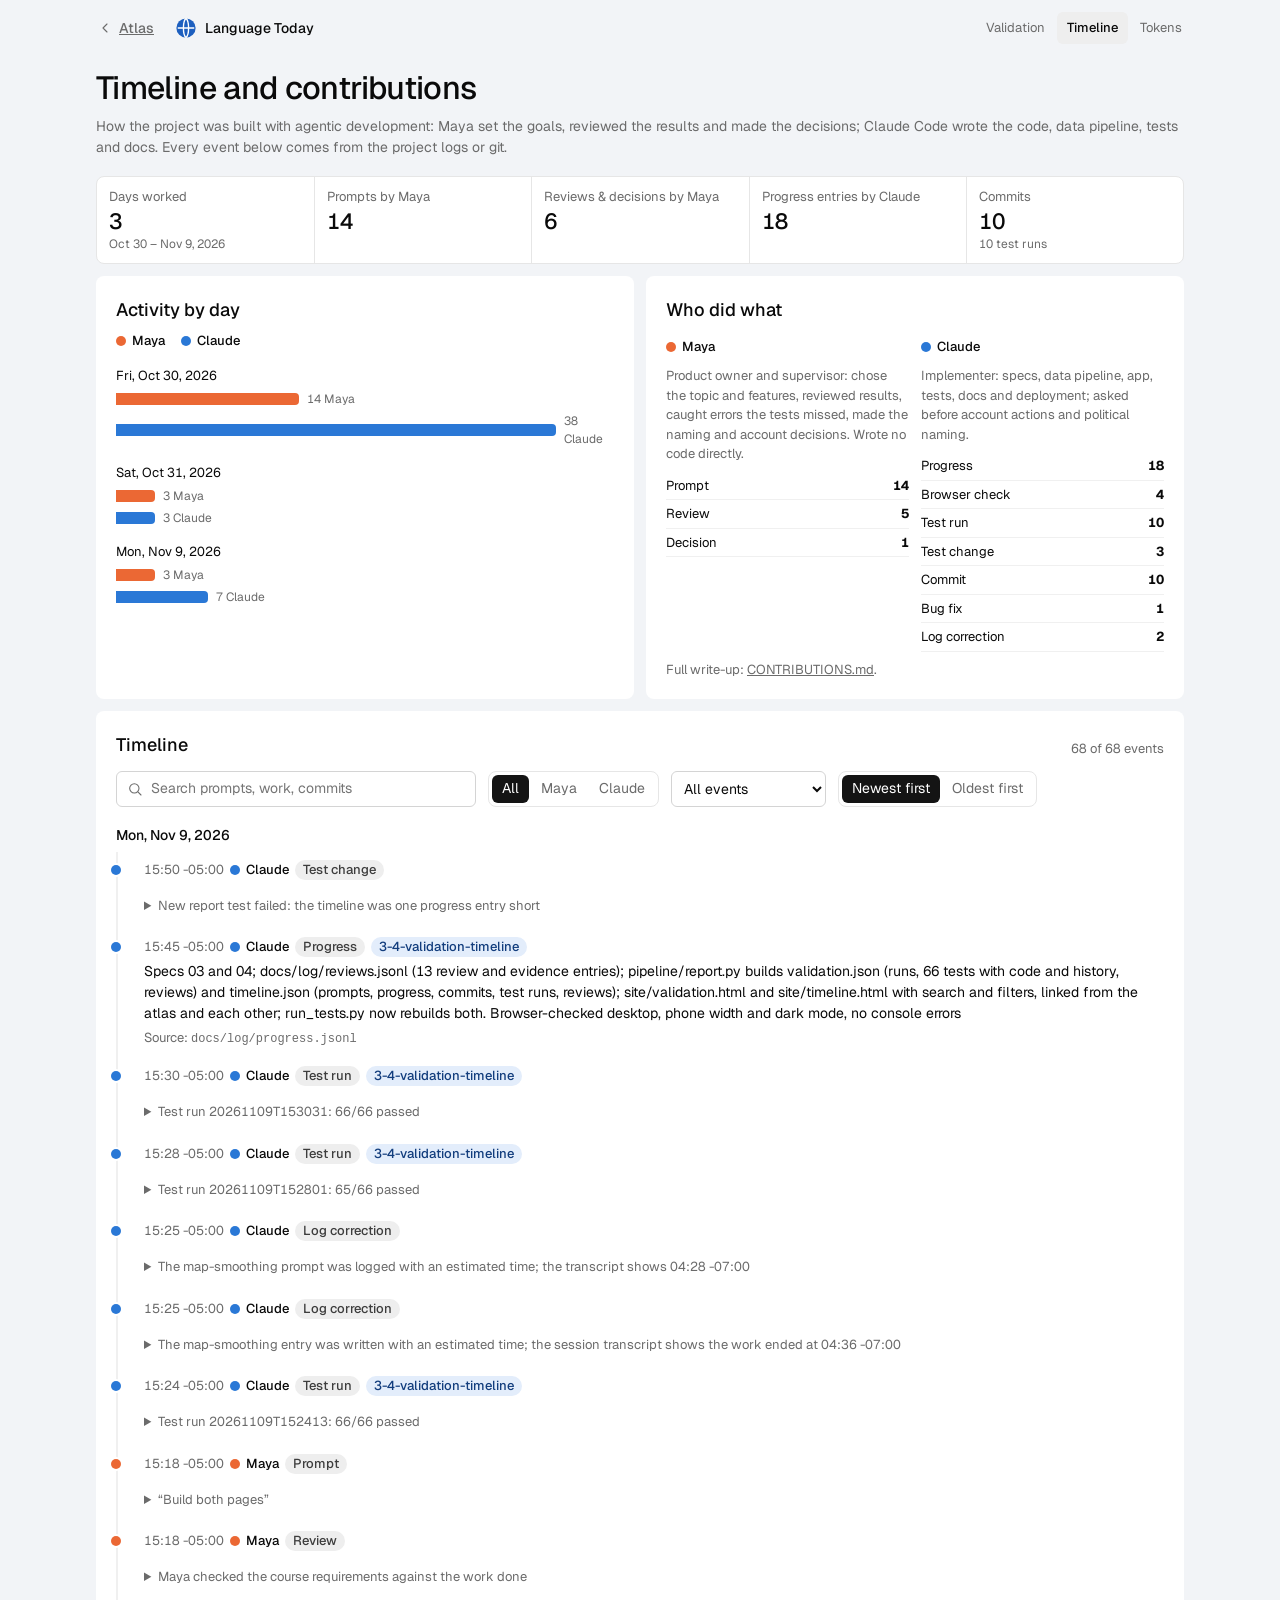
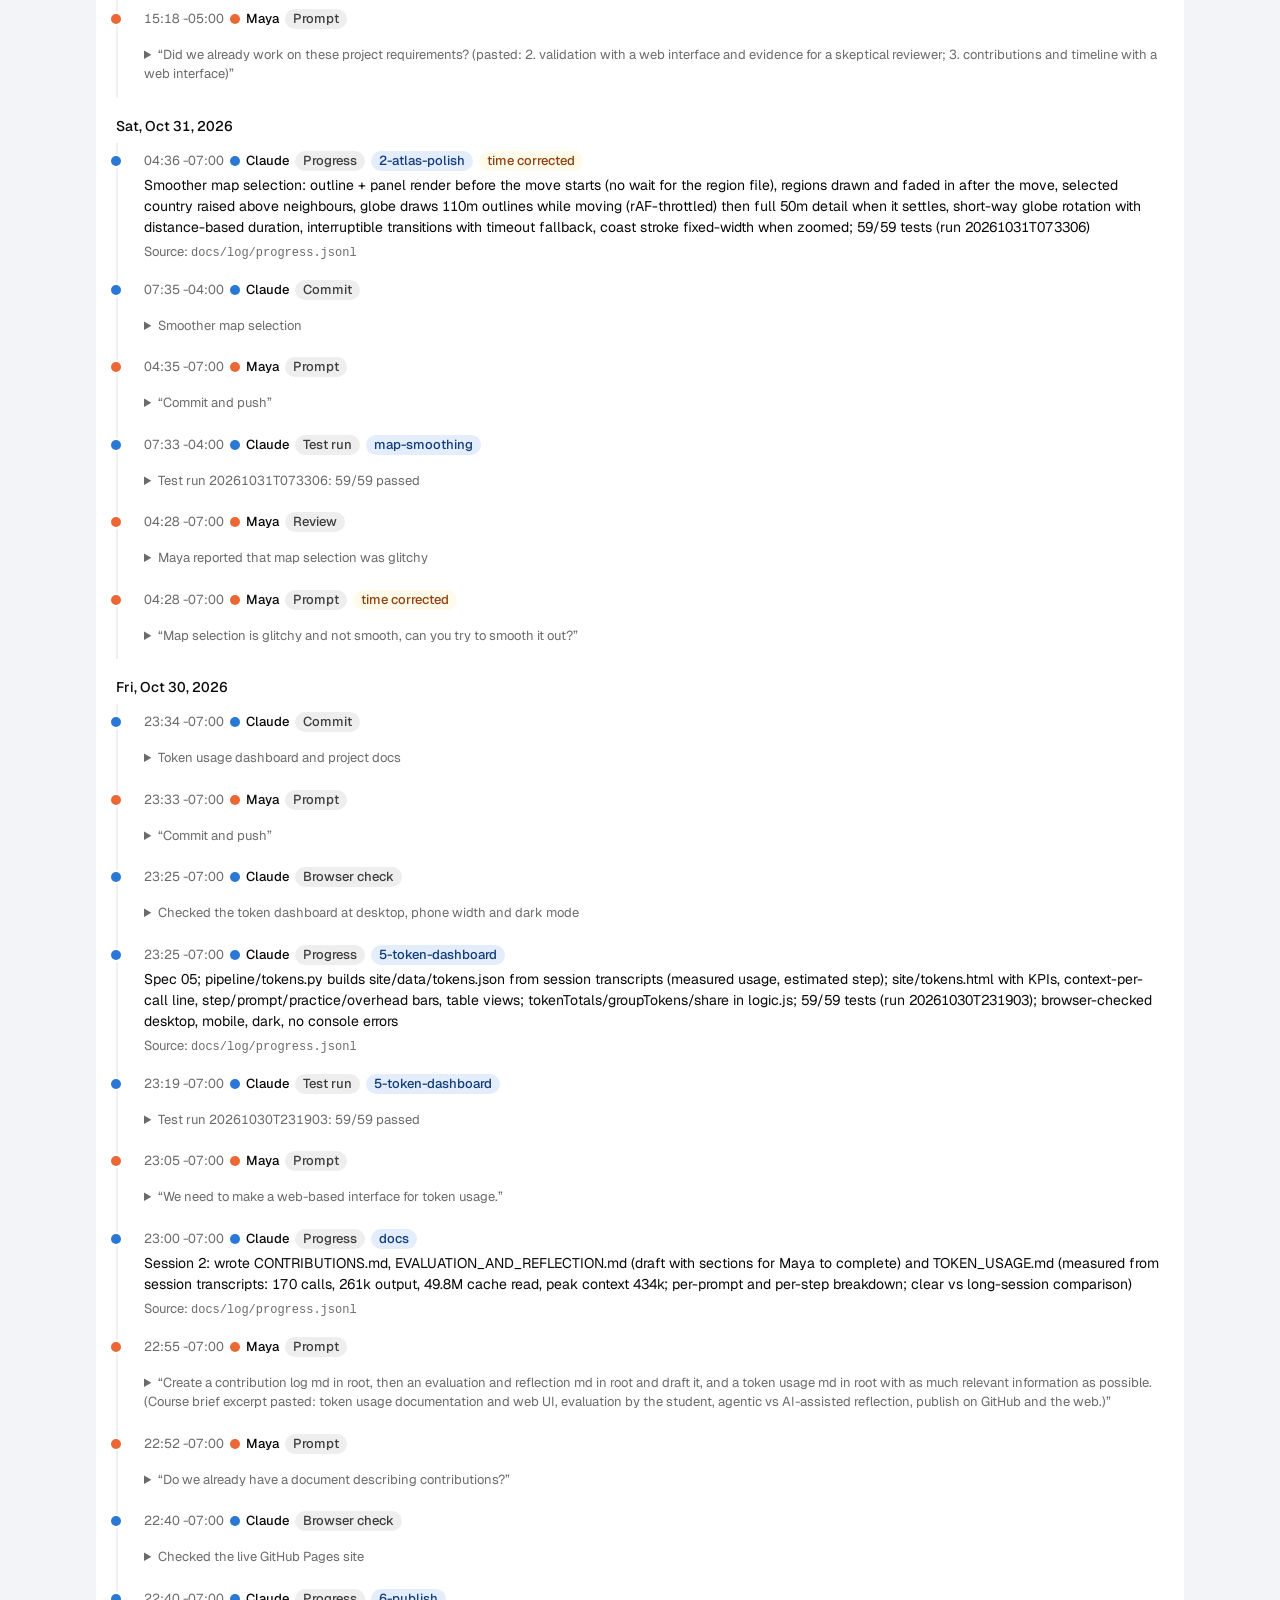
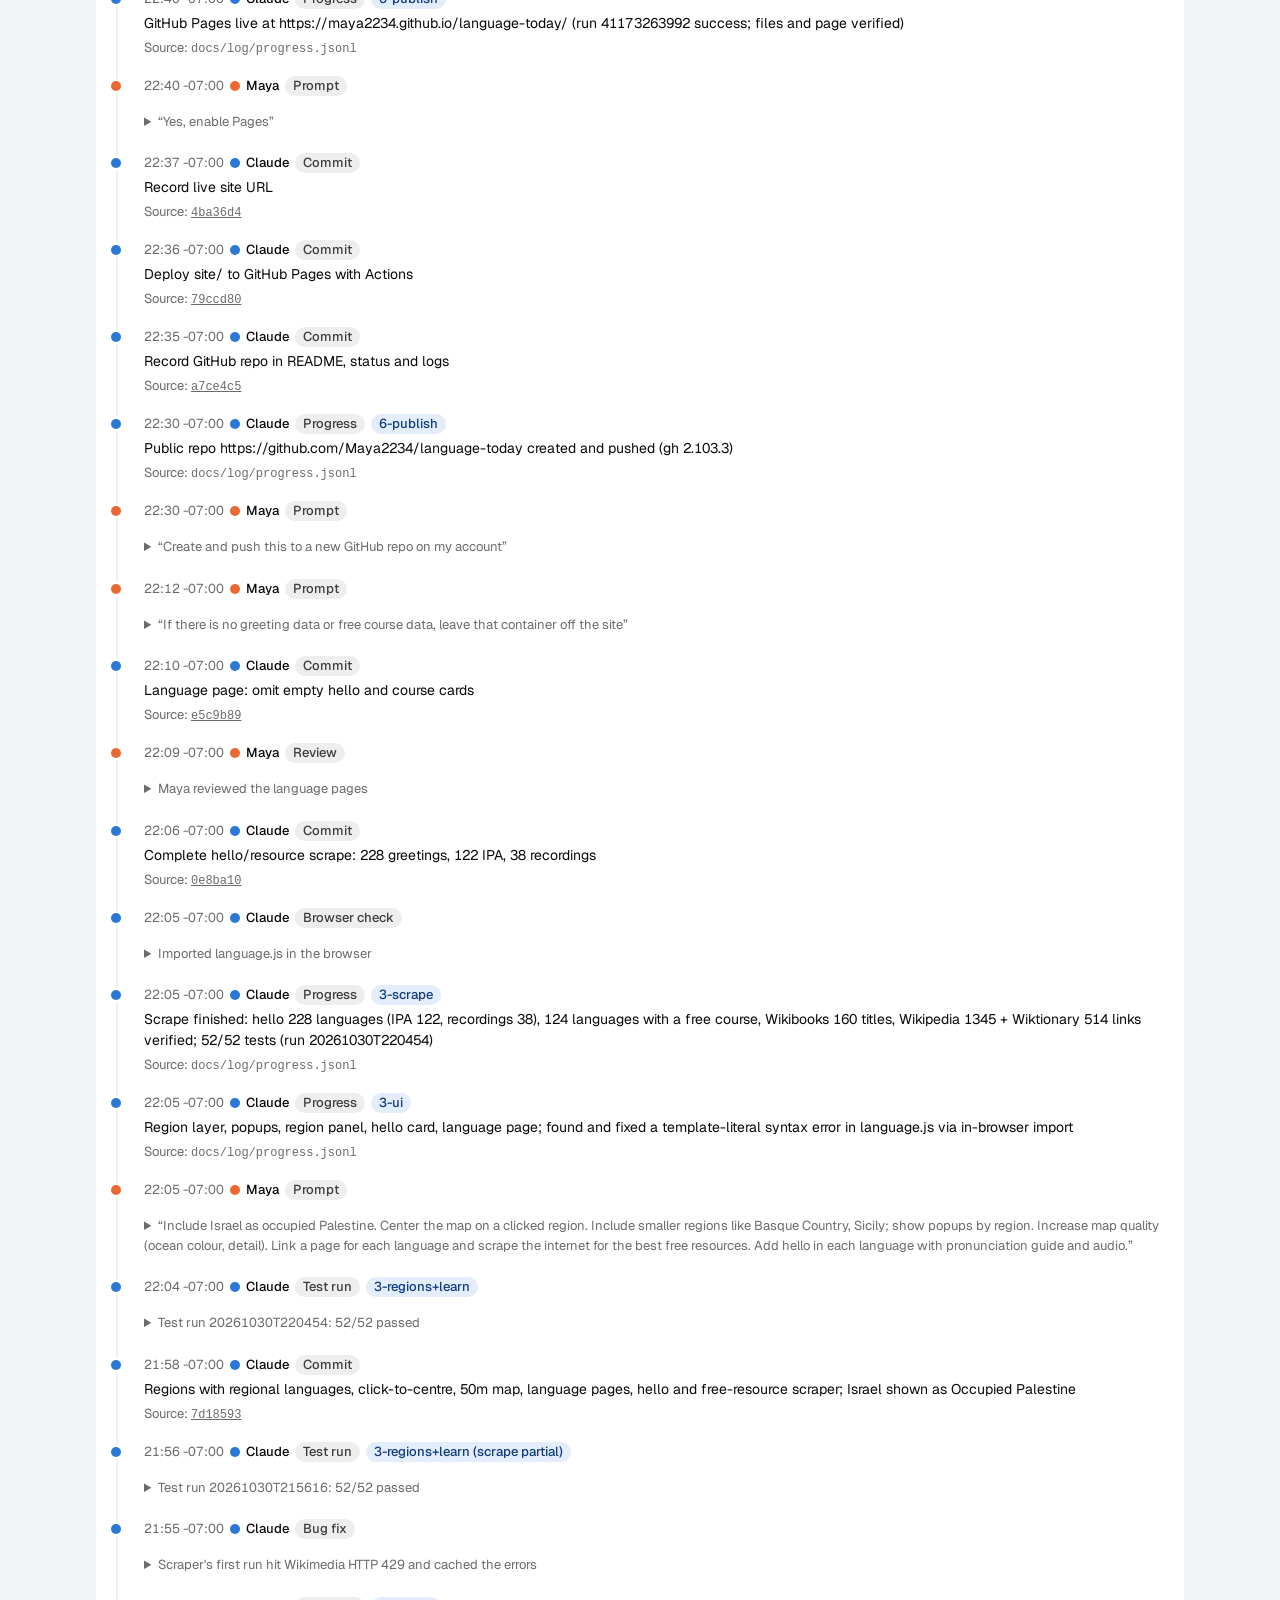
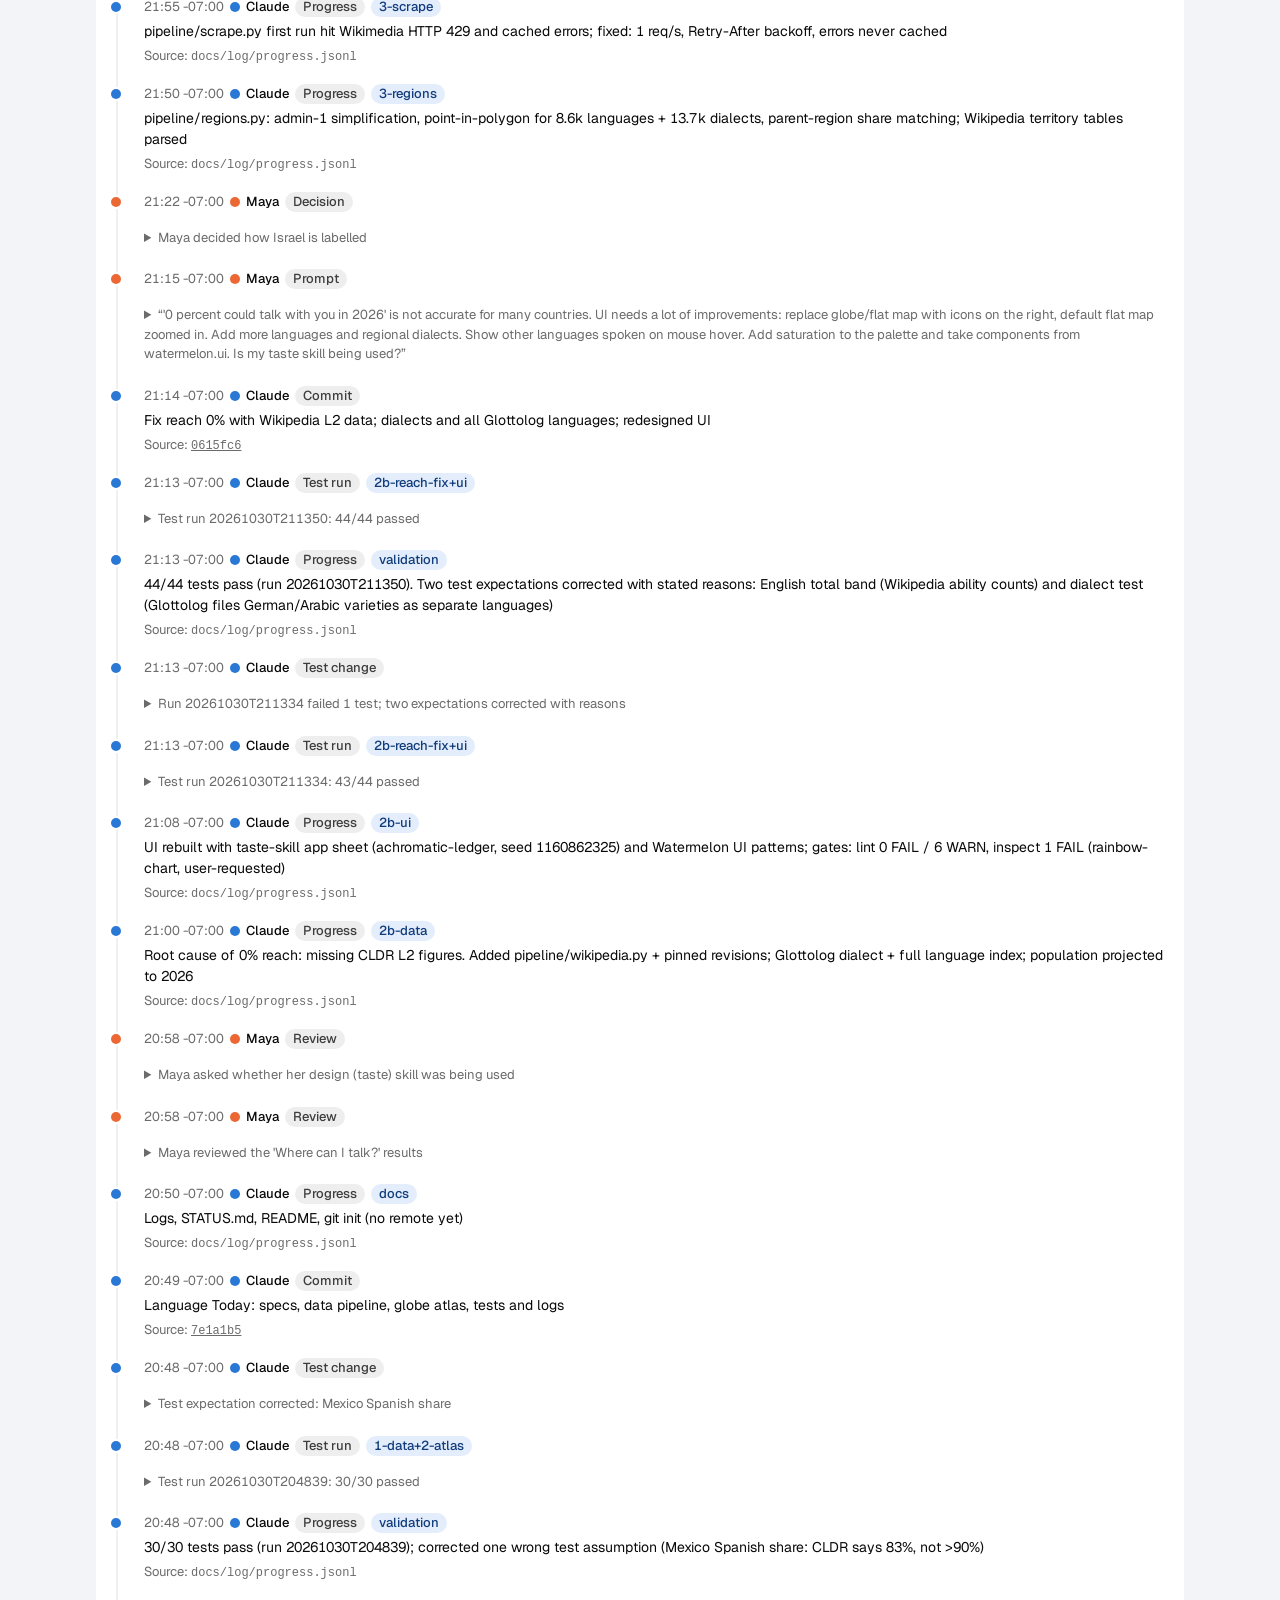
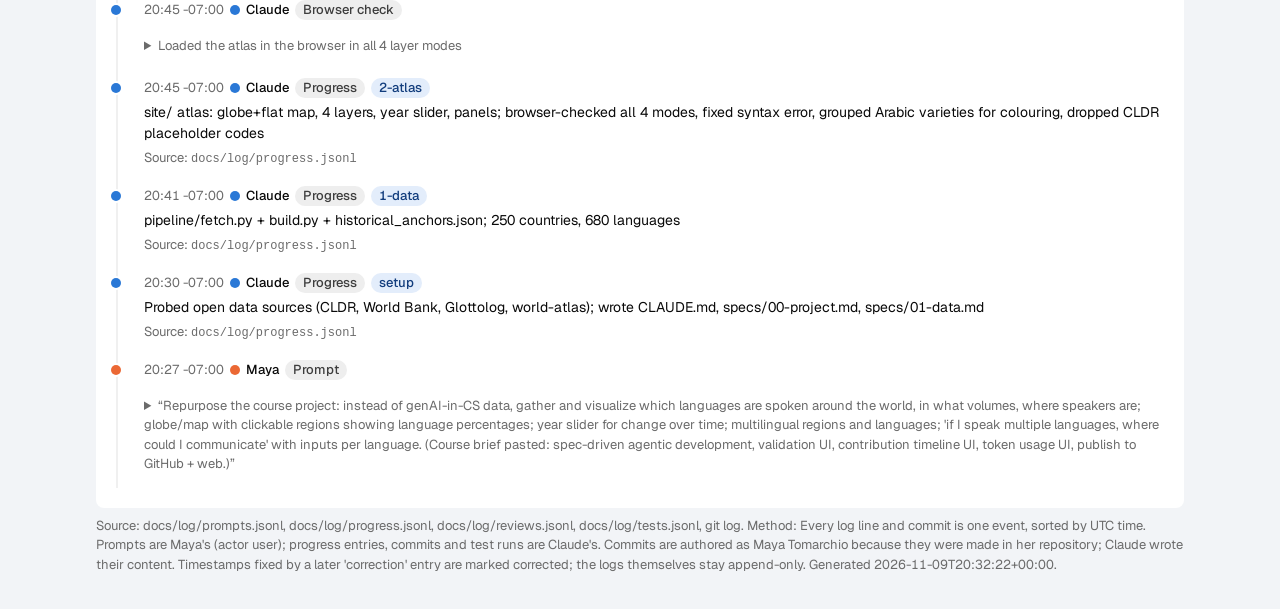
<file: site/timeline.html>
<!doctype html>
<html lang="en">
<head>
<meta charset="utf-8">
<meta name="viewport" content="width=device-width, initial-scale=1">
<title>Project Timeline</title>
<meta name="description" content="Timestamped history of Language Today: Maya's prompts and decisions, Claude's work, commits, test runs and reviews.">
<link rel="preconnect" href="https://fonts.googleapis.com"><link rel="preconnect" href="https://fonts.gstatic.com" crossorigin>
<link href="https://fonts.googleapis.com/css2?family=Geist:wght@400;500;700&display=swap" rel="stylesheet">
<link rel="stylesheet" href="css/style.css">
</head>
<body class="page">
<svg width="0" height="0" style="position:absolute" aria-hidden="true"><defs>
  <symbol id="i-back" viewBox="0 0 24 24"><path d="m15 18-6-6 6-6"/></symbol>
  <symbol id="i-search" viewBox="0 0 24 24"><circle cx="11" cy="11" r="7"/><path d="m21 21-4.3-4.3"/></symbol>
</defs></svg>
<header class="pagehead">
  <a class="btn ghost" href="index.html"><svg class="i"><use href="#i-back"/></svg>Atlas</a>
  <span class="brandline"><svg class="mark" viewBox="0 0 32 32" aria-hidden="true"><circle cx="16" cy="16" r="14" fill="var(--chart-3)"/><path d="M4 16h24M16 2c5 4 5 24 0 28M16 2c-5 4-5 24 0 28" stroke="#fff" stroke-width="2" fill="none"/></svg>Language Today</span>
  <nav class="pagenav" aria-label="Project pages"><a href="validation.html">Validation</a><a href="timeline.html" aria-current="page">Timeline</a><a href="tokens.html">Tokens</a></nav>
</header>
<main class="langpage dash">
  <div class="langhead">
    <h1>Timeline and contributions</h1>
    <p class="sub">How the project was built with agentic development: Maya set the goals, reviewed the results and made the decisions; Claude Code wrote the code, data pipeline, tests and docs. Every event below comes from the project logs or git.</p>
  </div>
  <div class="kpis tokkpis" id="kpis"></div>

  <div class="langgrid">
    <section class="card">
      <h2>Activity by day</h2>
      <div class="legend-inline"><span class="who user">Maya</span><span class="who claude">Claude</span></div>
      <div id="days"></div>
    </section>
    <section class="card">
      <h2>Who did what</h2>
      <div id="roles"></div>
      <p class="note">Full write-up: <a href="https://github.com/Maya2234/language-today/blob/main/CONTRIBUTIONS.md">CONTRIBUTIONS.md</a>.</p>
    </section>
  </div>

  <section class="card wide">
    <div class="cardhead"><h2>Timeline</h2><span class="note" id="count"></span></div>
    <div class="filterrow">
      <label class="search"><svg class="i"><use href="#i-search"/></svg><input id="q" type="search" placeholder="Search prompts, work, commits" aria-label="Search timeline"></label>
      <div class="seg" role="group" aria-label="Who" id="actorSeg"></div>
      <select id="kind" aria-label="Event type"></select>
      <div class="seg" role="group" aria-label="Order" id="orderSeg"></div>
    </div>
    <div id="timeline"></div>
  </section>
  <p class="note" id="method"></p>
</main>
<script type="module" src="js/timeline.js"></script>
</body>
</html>
</file>
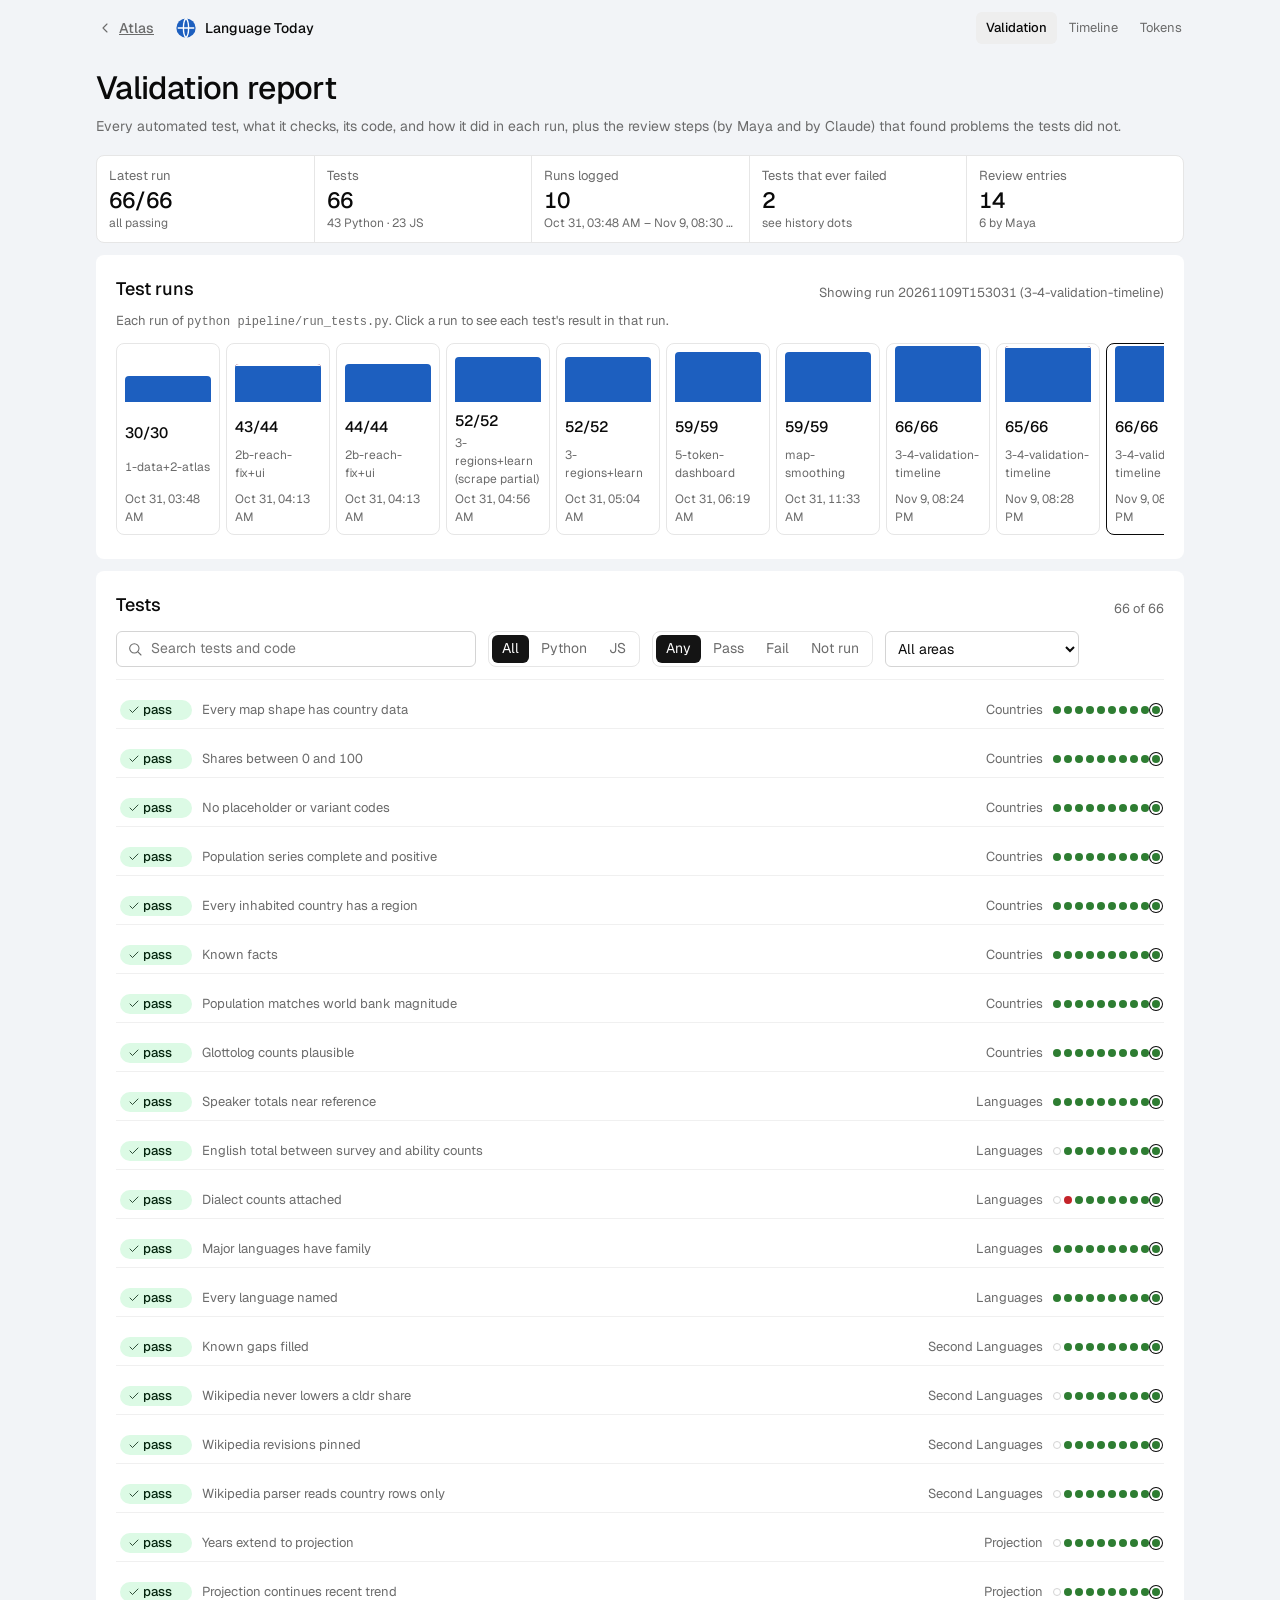
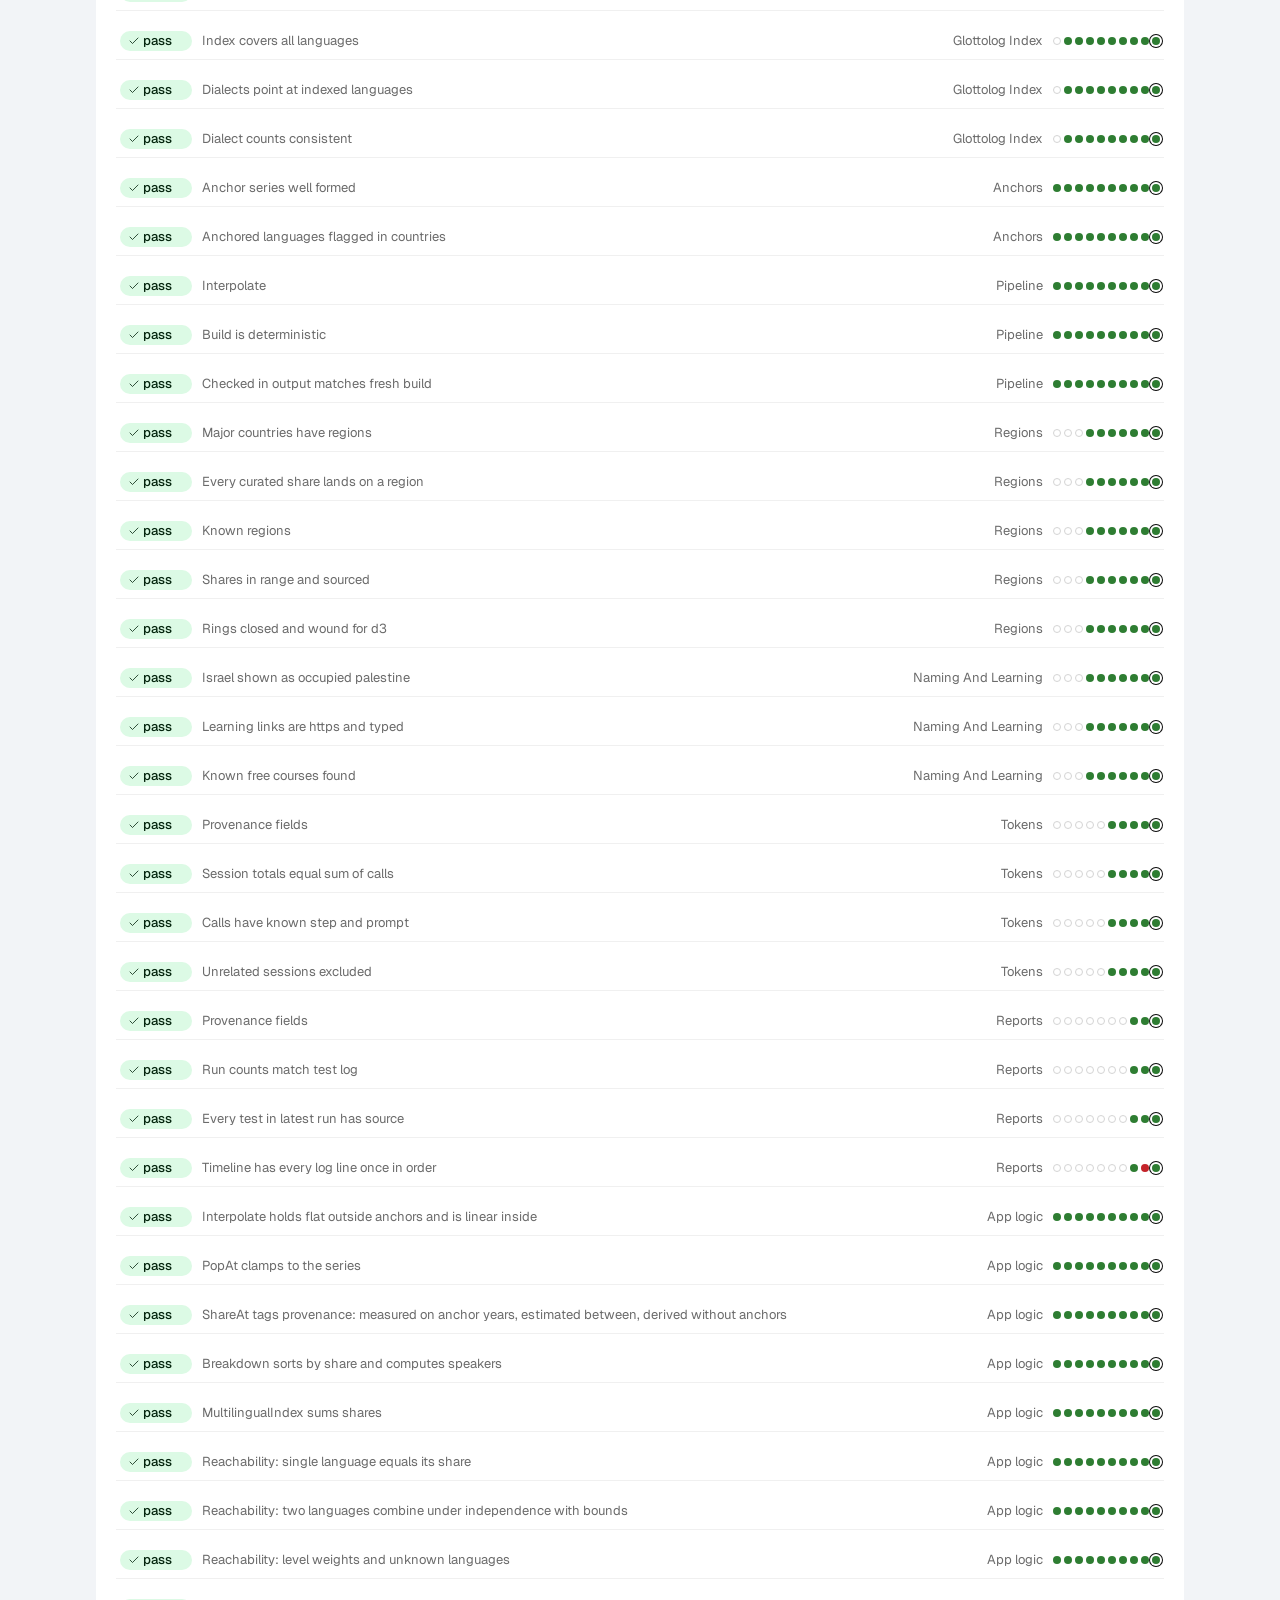
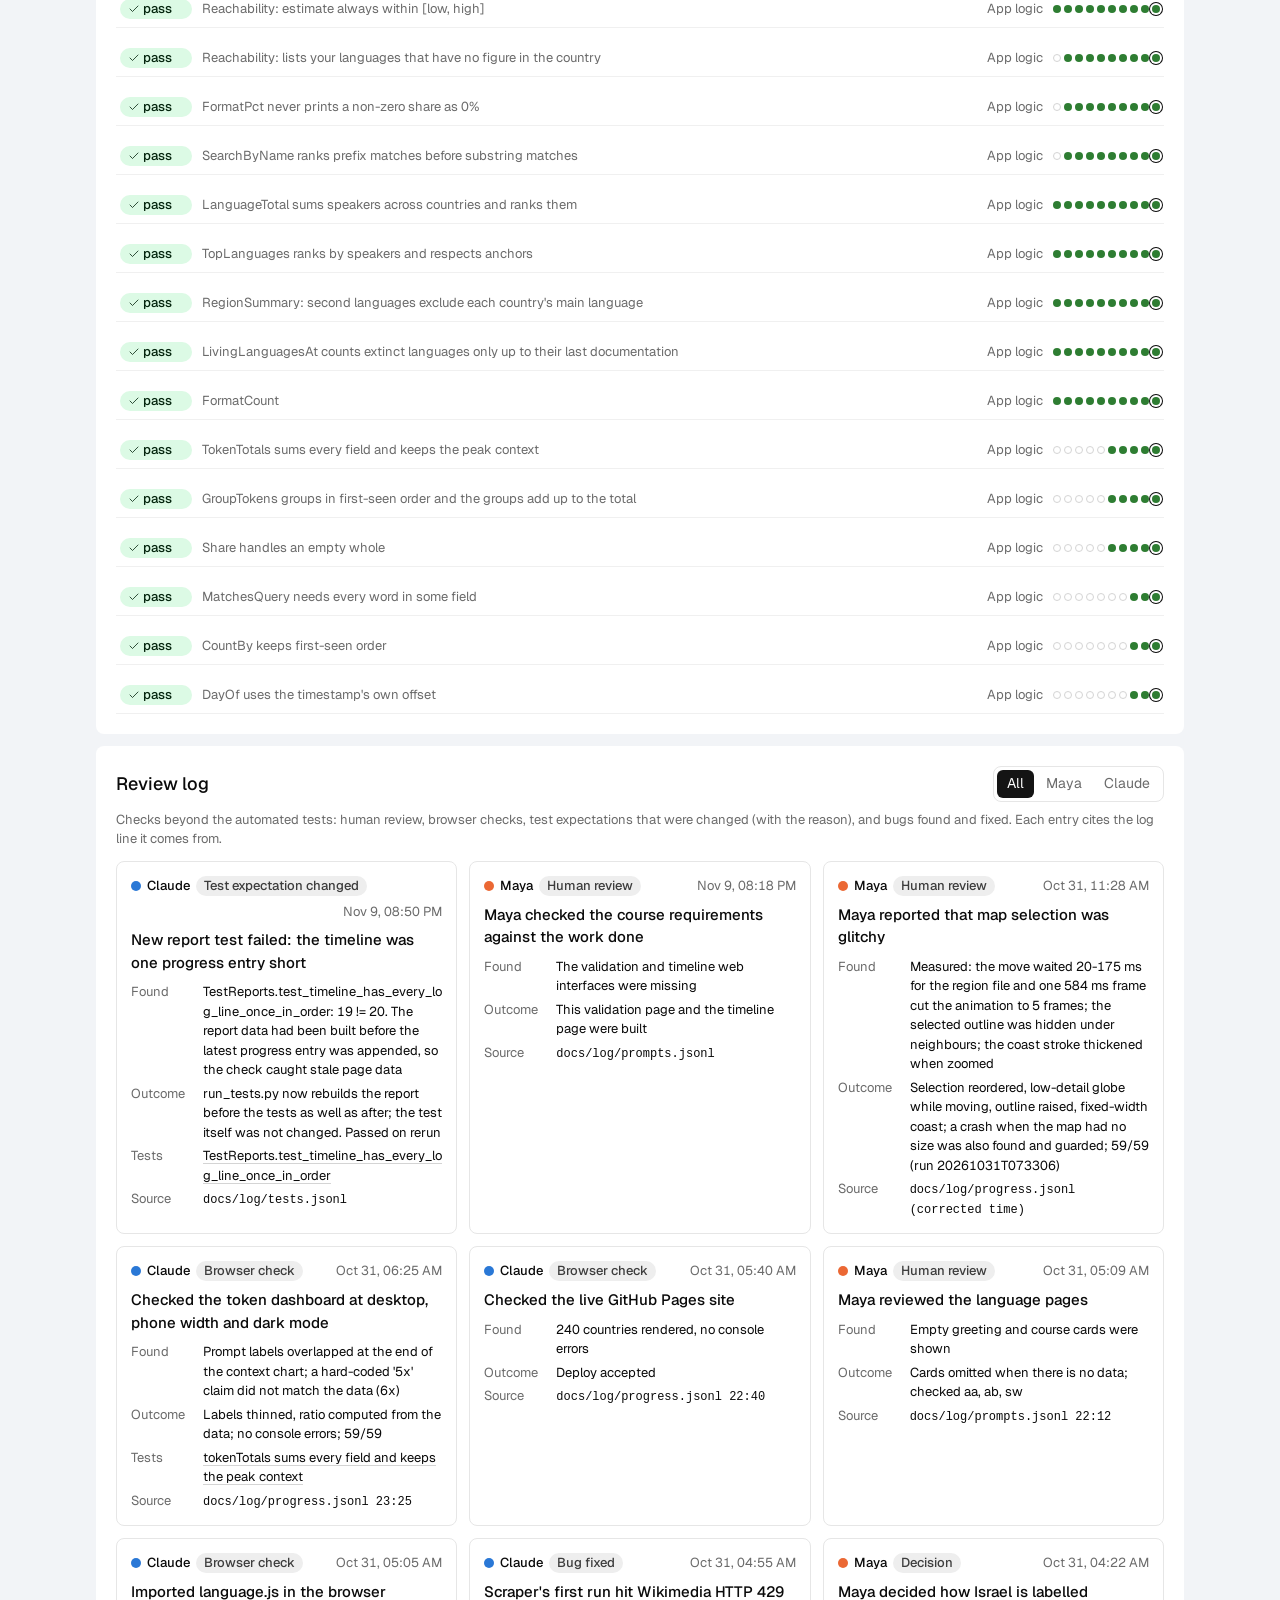
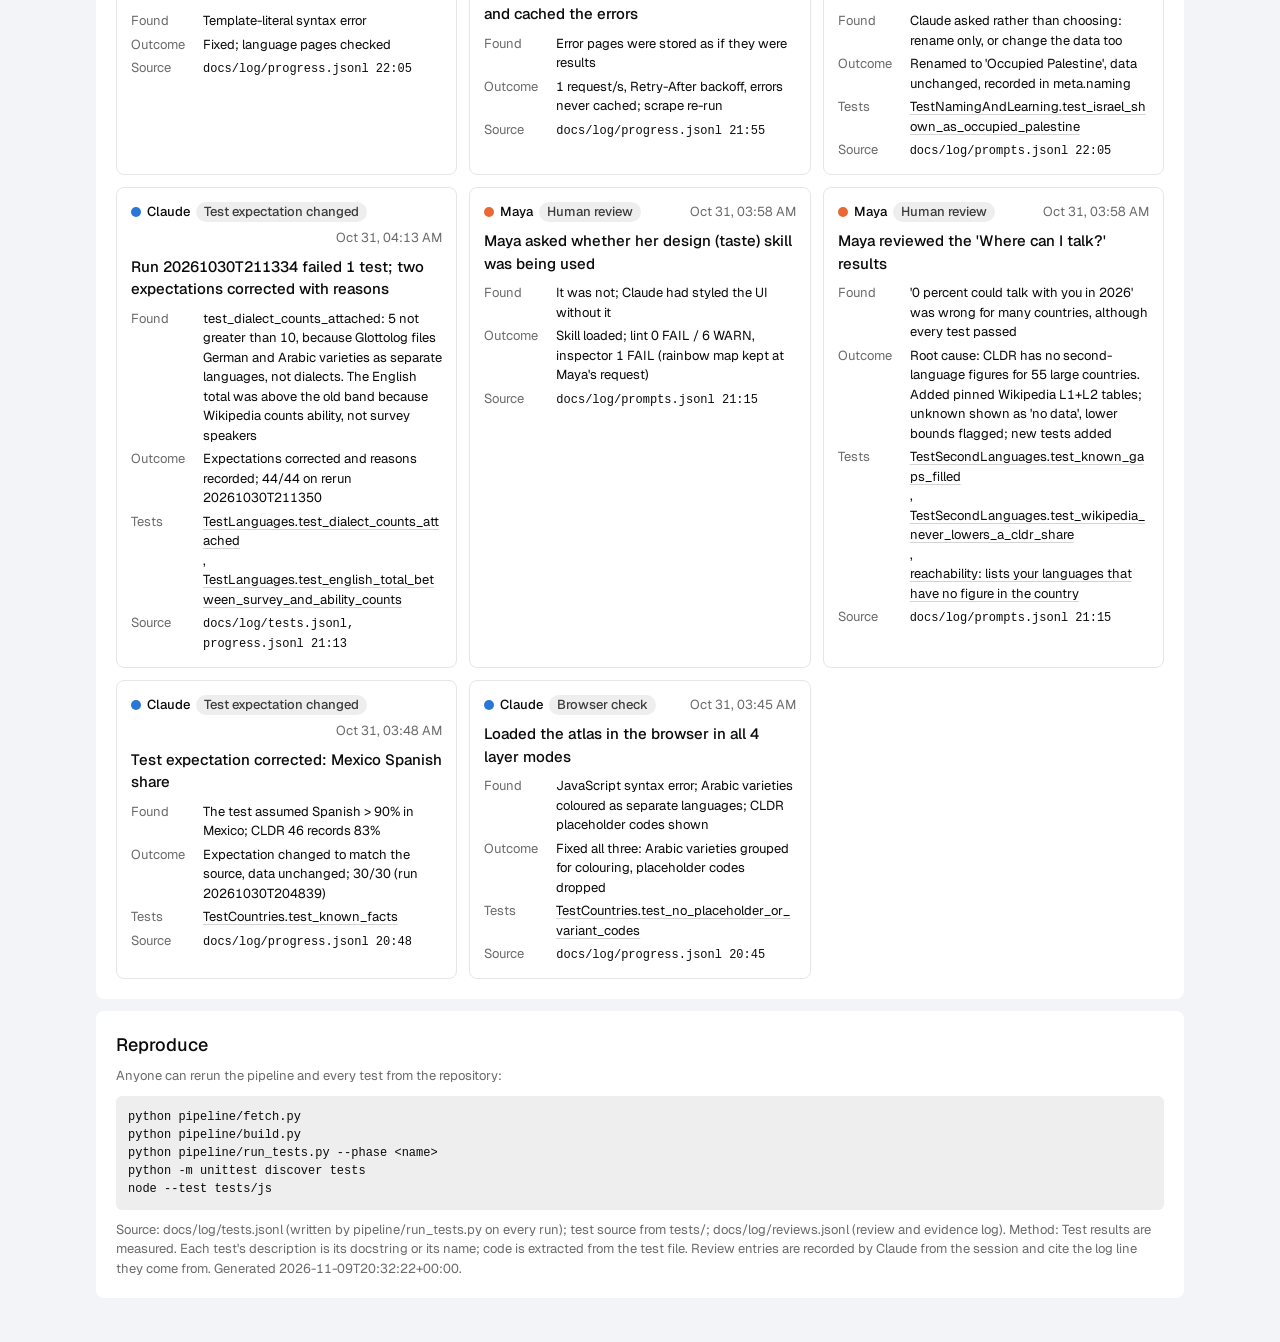
<file: site/validation.html>
<!doctype html>
<html lang="en">
<head>
<meta charset="utf-8">
<meta name="viewport" content="width=device-width, initial-scale=1">
<title>Validation Report</title>
<meta name="description" content="Every automated test of Language Today, its code and run history, and the review steps behind the results.">
<link rel="preconnect" href="https://fonts.googleapis.com"><link rel="preconnect" href="https://fonts.gstatic.com" crossorigin>
<link href="https://fonts.googleapis.com/css2?family=Geist:wght@400;500;700&display=swap" rel="stylesheet">
<link rel="stylesheet" href="css/style.css">
</head>
<body class="page">
<svg width="0" height="0" style="position:absolute" aria-hidden="true"><defs>
  <symbol id="i-back" viewBox="0 0 24 24"><path d="m15 18-6-6 6-6"/></symbol>
  <symbol id="i-check" viewBox="0 0 24 24"><path d="M20 6 9 17l-5-5"/></symbol>
  <symbol id="i-x" viewBox="0 0 24 24"><path d="M18 6 6 18M6 6l12 12"/></symbol>
  <symbol id="i-ext" viewBox="0 0 24 24"><path d="M15 3h6v6M10 14 21 3M18 13v6a2 2 0 0 1-2 2H5a2 2 0 0 1-2-2V8a2 2 0 0 1 2-2h6"/></symbol>
  <symbol id="i-search" viewBox="0 0 24 24"><circle cx="11" cy="11" r="7"/><path d="m21 21-4.3-4.3"/></symbol>
</defs></svg>
<header class="pagehead">
  <a class="btn ghost" href="index.html"><svg class="i"><use href="#i-back"/></svg>Atlas</a>
  <span class="brandline"><svg class="mark" viewBox="0 0 32 32" aria-hidden="true"><circle cx="16" cy="16" r="14" fill="var(--chart-3)"/><path d="M4 16h24M16 2c5 4 5 24 0 28M16 2c-5 4-5 24 0 28" stroke="#fff" stroke-width="2" fill="none"/></svg>Language Today</span>
  <nav class="pagenav" aria-label="Project pages"><a href="validation.html" aria-current="page">Validation</a><a href="timeline.html">Timeline</a><a href="tokens.html">Tokens</a></nav>
</header>
<main class="langpage dash">
  <div class="langhead">
    <h1>Validation report</h1>
    <p class="sub">Every automated test, what it checks, its code, and how it did in each run, plus the review steps (by Maya and by Claude) that found problems the tests did not.</p>
  </div>
  <div class="kpis tokkpis" id="kpis"></div>

  <section class="card wide">
    <div class="cardhead"><h2>Test runs</h2><span class="note" id="runNote"></span></div>
    <p class="note">Each run of <code>python pipeline/run_tests.py</code>. Click a run to see each test's result in that run.</p>
    <div class="runs" id="runs"></div>
  </section>

  <section class="card wide">
    <div class="cardhead"><h2>Tests</h2><span class="note" id="testCount"></span></div>
    <div class="filterrow">
      <label class="search"><svg class="i"><use href="#i-search"/></svg><input id="q" type="search" placeholder="Search tests and code" aria-label="Search tests"></label>
      <div class="seg" role="group" aria-label="Suite" id="suiteSeg"></div>
      <div class="seg" role="group" aria-label="Status" id="statusSeg"></div>
      <select id="area" aria-label="Area"></select>
    </div>
    <div class="testlist" id="tests"></div>
  </section>

  <section class="card wide">
    <div class="cardhead"><h2>Review log</h2>
      <div class="seg" role="group" aria-label="Who" id="actorSeg"></div></div>
    <p class="note">Checks beyond the automated tests: human review, browser checks, test expectations that were changed (with the reason), and bugs found and fixed. Each entry cites the log line it comes from.</p>
    <div class="reviews" id="reviews"></div>
  </section>

  <section class="card wide">
    <h2>Reproduce</h2>
    <p class="note">Anyone can rerun the pipeline and every test from the repository:</p>
    <pre class="code" id="repro"></pre>
    <p class="note" id="method"></p>
  </section>
</main>
<script type="module" src="js/validation.js"></script>
</body>
</html>
</file>
<file: site/css/style.css>
/* Style: taste-skill app sheet "Achromatic ledger" (seed 1160862325): ink chrome, colour only on data.
   Controls (tabs, toggle group, tooltip, slider, badge, button, combobox) follow Watermelon UI
   (github.com/WatermelonCorp/watermelon-platform, MIT), ported from Tailwind to plain CSS. */
:root {
  --ground: #f2f4f7; --surface: #ffffff; --raised: #eeeeee; --border: #e6e6e6; --rule: #f0f0f0; --control: #d4d4d4;
  --text: #0a0a0a; --muted: #6b6b6b; --accent: #141414; --accent-ink: #ffffff;
  --chart-3: #1d5fbf; --positive: #2e7d32; --negative: #c4242a;
  --pill-neutral-bg: #eeeeee; --pill-neutral-ink: #3d3d3d;
  --pill-blue-bg: #e3edfb; --pill-blue-ink: #123d7d;
  --pill-warning-bg: #fffbeb; --pill-warning-ink: #92400e;
  --pill-positive-bg: #dcfae5; --pill-positive-ink: #04250e;
  --ocean: #bcd6ec; --ocean-deep: #9fc2e1; --coast: #84acd2; --nodata: #d7dbe0; --land-stroke: #ffffff;
  --tip-bg: #0a0a0a; --tip-ink: #fafafa; --tip-muted: #a3a3a3;
  --radius-card: 8px; --radius-control: 6px; --control-height: 36px; --gap: 12px; --pad: 20px;
  --fs-title: 24px; --fs-section: 16px; --fs-body: 14px; --fs-small: 13px;
  --font: "Geist", Inter, system-ui, sans-serif;
  color-scheme: light;
}
@media (prefers-color-scheme: dark) {
  :root:not([data-theme="light"]) {
    --ground: #0a0a0a; --surface: #141414; --raised: #1f1f1f; --border: #262626; --rule: #1c1c1c; --control: #3a3a3a;
    --text: #f5f5f5; --muted: #a3a3a3; --accent: #f5f5f5; --accent-ink: #0a0a0a; --chart-3: #5b9cf0;
    --pill-neutral-bg: #262626; --pill-neutral-ink: #d4d4d4; --pill-blue-bg: #13294b; --pill-blue-ink: #bcd6fb;
    --pill-warning-bg: #3a2a0a; --pill-warning-ink: #fcd34d; --pill-positive-bg: #0f2e19; --pill-positive-ink: #a7f3c0;
    --ocean: #0d2537; --ocean-deep: #081827; --coast: #24506f; --nodata: #2e333a; --land-stroke: #0a0a0a;
    --tip-bg: #fafafa; --tip-ink: #0a0a0a; --tip-muted: #525252;
    color-scheme: dark;
  }
}
:root[data-theme="dark"] {
  --ground: #0a0a0a; --surface: #141414; --raised: #1f1f1f; --border: #262626; --rule: #1c1c1c; --control: #3a3a3a;
  --text: #f5f5f5; --muted: #a3a3a3; --accent: #f5f5f5; --accent-ink: #0a0a0a; --chart-3: #5b9cf0;
  --pill-neutral-bg: #262626; --pill-neutral-ink: #d4d4d4; --pill-blue-bg: #13294b; --pill-blue-ink: #bcd6fb;
  --pill-warning-bg: #3a2a0a; --pill-warning-ink: #fcd34d; --pill-positive-bg: #0f2e19; --pill-positive-ink: #a7f3c0;
  --ocean: #0d2537; --ocean-deep: #081827; --coast: #24506f; --nodata: #2e333a; --land-stroke: #0a0a0a;
  --tip-bg: #fafafa; --tip-ink: #0a0a0a; --tip-muted: #525252;
  color-scheme: dark;
}

* { box-sizing: border-box; }
[hidden] { display: none !important; }
html, body { margin: 0; height: 100%; }
body { background: var(--ground); color: var(--text); font: 400 var(--fs-body)/1.5 var(--font); font-variant-numeric: tabular-nums; }
button, input, select { font: inherit; color: inherit; }
h1, h2, h3, p { margin: 0; }
.i { width: 16px; height: 16px; fill: none; stroke: currentColor; stroke-width: 1.6; stroke-linecap: round; stroke-linejoin: round; flex: none; }
:focus-visible { outline: 2px solid var(--chart-3); outline-offset: 2px; }

.app { height: 100%; display: grid; grid-template-columns: 248px minmax(0, 1fr) 380px; gap: var(--gap); padding: var(--gap); }

/* ---- sidebar (open plane) ---- */
.side { display: flex; flex-direction: column; gap: 24px; padding: 8px 4px; min-height: 0; overflow-y: auto; }
.brand { display: flex; gap: 10px; align-items: center; padding: 0 8px; }
.mark { width: 30px; height: 30px; flex: none; }
.brand h1 { font-size: 16px; font-weight: 500; }
.brand p { color: var(--muted); font-size: var(--fs-small); }
.nav { display: grid; gap: 2px; }
.navlabel { color: var(--muted); font-size: var(--fs-small); padding: 0 10px 4px; }
.nav button { display: flex; gap: 10px; align-items: center; height: 32px; padding: 0 10px; border: 0; background: none; border-radius: var(--radius-control); cursor: pointer; color: var(--muted); text-align: left; }
.nav button:hover { color: var(--text); background: color-mix(in srgb, var(--raised) 60%, transparent); }
.nav button[aria-current="true"] { background: var(--raised); color: var(--text); font-weight: 500; }
.controls { display: grid; gap: 10px; padding: 0 4px; }
.controls .hint { color: var(--muted); font-size: var(--fs-small); }
.sidefoot { margin-top: auto; }

/* ---- buttons (Watermelon: h-8 rounded-lg, primary / outline / ghost / icon) ---- */
.btn { display: inline-flex; align-items: center; gap: 6px; height: 32px; padding: 0 10px; border-radius: var(--radius-control); border: 1px solid transparent; background: var(--accent); color: var(--accent-ink); font-weight: 500; cursor: pointer; transition: background .15s, color .15s, border-color .15s; white-space: nowrap; }
.btn:hover { background: color-mix(in srgb, var(--accent) 82%, transparent); }
.btn.outline { background: var(--surface); color: var(--text); border-color: var(--control); }
.btn.outline:hover { background: var(--raised); }
.btn.ghost { background: none; color: var(--muted); padding: 0 8px; }
.btn.ghost:hover { background: var(--raised); color: var(--text); }
.ibtn { display: inline-grid; place-items: center; width: 32px; height: 32px; border: 0; border-radius: var(--radius-control); background: none; color: var(--muted); cursor: pointer; transition: background .15s, color .15s; }
.ibtn:hover { background: var(--raised); color: var(--text); }
.ibtn[aria-pressed="true"] { background: var(--accent); color: var(--accent-ink); }
.ibtn.solid { background: var(--accent); color: var(--accent-ink); border-radius: 999px; }

/* ---- combobox (Watermelon combobox: input + popover list) ---- */
.combo { position: relative; }
.combo .field { display: flex; align-items: center; gap: 6px; height: var(--control-height); padding: 0 8px; background: var(--surface); border: 1px solid var(--control); border-radius: var(--radius-control); }
.combo .field:focus-within { /* taste-skill-ignore: focus ring */ border-color: var(--text); box-shadow: 0 0 0 3px color-mix(in srgb, var(--chart-3) 22%, transparent); }
.combo input { flex: 1; min-width: 0; border: 0; outline: 0; background: none; height: 100%; }
.combo .i { color: var(--muted); }
.combo ul { /* taste-skill-ignore: floating popover */ position: absolute; z-index: 20; left: 0; right: 0; top: calc(100% + 4px); max-height: 320px; overflow-y: auto; margin: 0; padding: 4px; list-style: none; background: var(--surface); border: 1px solid var(--border); border-radius: var(--radius-card); box-shadow: 0 8px 24px rgb(0 0 0 / 0.12); }
.combo li { display: flex; justify-content: space-between; gap: 8px; padding: 6px 8px; border-radius: 4px; cursor: pointer; }
.combo li small { color: var(--muted); white-space: nowrap; }
.combo li[aria-selected="true"], .combo li:hover { background: var(--raised); }
.combo li.empty { color: var(--muted); cursor: default; }

/* ---- badges (Watermelon badge: h-5 rounded-full text-xs) ---- */
.badge { display: inline-flex; align-items: center; height: 20px; padding: 0 8px; border-radius: 999px; font-size: var(--fs-small); font-weight: 500; white-space: nowrap; background: var(--pill-neutral-bg); color: var(--pill-neutral-ink); }
.badge.blue { background: var(--pill-blue-bg); color: var(--pill-blue-ink); }
.badge.warn { background: var(--pill-warning-bg); color: var(--pill-warning-ink); }
.badge.good { background: var(--pill-positive-bg); color: var(--pill-positive-ink); }
.chips { display: flex; flex-wrap: wrap; gap: 6px; }
.chip { display: inline-flex; align-items: center; gap: 2px; height: 28px; padding: 0 4px 0 10px; border-radius: 999px; background: var(--raised); }
.chip select { border: 0; background: none; color: var(--muted); font-size: var(--fs-small); cursor: pointer; }
.chip button { display: grid; place-items: center; width: 20px; height: 20px; border: 0; border-radius: 999px; background: none; color: var(--muted); cursor: pointer; }
.chip button:hover { background: var(--control); color: var(--text); }
.chip .i { width: 12px; height: 12px; }

/* ---- map ---- */
.canvas { display: grid; grid-template-rows: minmax(0, 1fr) auto; gap: var(--gap); min-height: 0; }
.mapcard { position: relative; background: var(--ocean); border-radius: var(--radius-card); overflow: hidden; min-height: 320px; }
#map { display: block; width: 100%; height: 100%; cursor: grab; touch-action: none; }
#map:active { cursor: grabbing; }
.sphere { fill: transparent; }
.graticule { fill: none; stroke: color-mix(in srgb, #ffffff 35%, transparent); stroke-width: 0.5; }
.mapcard { background: radial-gradient(ellipse at 50% 40%, var(--ocean), var(--ocean-deep)); } /* taste-skill-ignore: ocean depth on the map surface */
.coast { fill: none; stroke: var(--coast); stroke-width: 3; stroke-linejoin: round; opacity: .75; }
.region { stroke: var(--land-stroke); stroke-width: 0.5; cursor: pointer; }
.region.has-data { stroke-width: 1; }
.region:hover { stroke: var(--text); stroke-width: 1.4; }
.region.selected { stroke: var(--text); stroke-width: 2.2; }
.tooltip .tt-strong { color: var(--tip-ink); }
.linkish { all: unset; cursor: pointer; text-decoration: underline; text-decoration-color: var(--control); text-underline-offset: 3px; }
.linkish:hover { text-decoration-color: currentColor; }
.hello { margin-top: 16px; padding: 14px; border-radius: var(--radius-card); background: var(--raised); display: grid; gap: 8px; }
.hello > div { display: flex; flex-wrap: wrap; align-items: baseline; gap: 4px 10px; }
.hello-word { font-size: 26px; font-weight: 500; }
.hello-tr { color: var(--muted); font-size: 16px; }
.hello-ipa { color: var(--muted); font-size: 14px; }
.hello .btn { justify-self: start; }
.hello .note { margin: 0; }
.hello a, .note a { color: inherit; }
.pagelink { margin-top: 10px; text-decoration: none; }
.country { stroke: var(--land-stroke); stroke-width: 0.5; cursor: pointer; }
.country:hover { stroke: var(--text); stroke-width: 1.2; }
.country.selected { stroke: var(--text); stroke-width: 2; }
.pt { fill: var(--text); stroke: var(--surface); stroke-width: 0.8; pointer-events: none; }
.pt.main { fill: var(--negative); stroke-width: 2; }
.maptools { position: absolute; top: 12px; right: 12px; display: grid; gap: 8px; }
.tgroup { display: grid; gap: 2px; padding: 3px; background: var(--surface); border-radius: var(--radius-card); border: 1px solid var(--border); }
.legend { position: absolute; left: 12px; bottom: 12px; max-width: min(560px, calc(100% - 80px)); background: var(--surface); border-radius: var(--radius-card); padding: 10px 12px; font-size: var(--fs-small); border: 1px solid var(--border); }
.legend b { font-weight: 500; }
.legend .ramp { width: 220px; max-width: 100%; height: 8px; border-radius: 2px; margin: 6px 0 2px; }
.legend .ticks { display: flex; justify-content: space-between; color: var(--muted); width: 220px; max-width: 100%; }
.legend .cats { display: flex; flex-wrap: wrap; gap: 4px 12px; margin-top: 6px; }
.legend .sw { display: inline-block; width: 10px; height: 10px; border-radius: 2px; margin-right: 5px; vertical-align: -1px; }

/* ---- tooltip (Watermelon tooltip: inverted, rounded-md, text-xs) ---- */
.tooltip { /* taste-skill-ignore: floating tooltip */ position: absolute; z-index: 10; pointer-events: none; background: var(--tip-bg); color: var(--tip-ink); border-radius: var(--radius-control); padding: 8px 10px; font-size: var(--fs-small); width: 250px; box-shadow: 0 8px 24px rgb(0 0 0 / 0.2); }
.tooltip .tt-head { display: flex; justify-content: space-between; gap: 8px; font-weight: 500; font-size: 13px; }
.tooltip .tt-sub { color: var(--tip-muted); margin-bottom: 4px; }
.tooltip .tt-key { font-size: 13px; margin: 2px 0 6px; }
.tooltip .tt-row { display: grid; grid-template-columns: minmax(0, 1fr) auto; gap: 0 8px; margin-top: 4px; }
.tooltip .tt-row span:first-child { overflow: hidden; text-overflow: ellipsis; white-space: nowrap; }
.tooltip .tt-bar { grid-column: 1 / -1; height: 3px; background: color-mix(in srgb, var(--tip-ink) 18%, transparent); border-radius: 2px; margin-top: 2px; }
.tooltip .tt-bar i { display: block; height: 100%; border-radius: 2px; }
.tooltip .tt-foot { color: var(--tip-muted); margin-top: 6px; }

/* ---- timeline (Watermelon slider: h-1 track, white size-3 thumb with ring) ---- */
.timebar { display: flex; align-items: center; gap: 14px; padding: 8px 16px 8px 8px; background: var(--surface); border-radius: var(--radius-card); }
.yearlabel { display: flex; align-items: baseline; gap: 6px; min-width: 128px; }
.yearlabel output { font-size: 20px; font-weight: 500; }
.yearlabel span { color: var(--muted); font-size: var(--fs-small); }
input[type="range"] { flex: 1; -webkit-appearance: none; appearance: none; height: 16px; background: none; cursor: pointer; --fill: 100%; }
input[type="range"]::-webkit-slider-runnable-track { /* taste-skill-ignore: filled part of the slider track */ height: 4px; border-radius: 999px; background: linear-gradient(var(--text), var(--text)) 0 / var(--fill) 100% no-repeat, var(--raised); }
input[type="range"]::-moz-range-track { height: 4px; border-radius: 999px; background: var(--raised); }
input[type="range"]::-moz-range-progress { height: 4px; border-radius: 999px; background: var(--text); }
input[type="range"]::-webkit-slider-thumb { -webkit-appearance: none; width: 14px; height: 14px; margin-top: -5px; border-radius: 999px; background: #fff; border: 1px solid var(--text); transition: box-shadow .15s; }
input[type="range"]::-moz-range-thumb { width: 12px; height: 12px; border-radius: 999px; background: #fff; border: 1px solid var(--text); }
input[type="range"]:hover::-webkit-slider-thumb, input[type="range"]:focus-visible::-webkit-slider-thumb { /* taste-skill-ignore: thumb hover ring */ box-shadow: 0 0 0 4px color-mix(in srgb, var(--text) 18%, transparent); }

/* ---- panel ---- */
.panel { background: var(--surface); border-radius: var(--radius-card); overflow-y: auto; padding: var(--pad); min-height: 0; }
.panel h2 { font-size: var(--fs-title); font-weight: 500; letter-spacing: -0.01em; line-height: 1.2; }
.panel h3 { font-size: var(--fs-section); font-weight: 500; margin: 28px 0 8px; }
.panel .sub { color: var(--muted); margin-top: 4px; }
.panel .back { margin: -6px 0 8px -8px; }
.kpis { display: grid; grid-template-columns: repeat(3, 1fr); margin-top: 18px; border: 1px solid var(--border); border-radius: var(--radius-card); }
.kpi { padding: 10px 12px; min-width: 0; }
.kpi + .kpi { /* taste-skill-ignore: divided KPI container */ border-left: 1px solid var(--border); }
.kpi span { display: block; color: var(--muted); font-size: var(--fs-small); }
.kpi b { display: block; font-size: 22px; font-weight: 500; line-height: 1.3; }
.rows { list-style: none; margin: 0; padding: 0; }
.row { /* taste-skill-ignore: list row rule */ display: grid; grid-template-columns: minmax(0, 1fr) auto; gap: 4px 8px; align-items: center; padding: 7px 0; border-bottom: 1px solid var(--rule); }
.row .name { display: flex; align-items: center; gap: 6px; min-width: 0; }
.row .name > :first-child { overflow: hidden; text-overflow: ellipsis; white-space: nowrap; }
.row .name button { all: unset; cursor: pointer; overflow: hidden; text-overflow: ellipsis; white-space: nowrap; }
.row .name button:hover { text-decoration: underline; text-underline-offset: 3px; }
.row .val { color: var(--muted); font-size: var(--fs-small); text-align: right; white-space: nowrap; }
.row .val b { color: var(--text); font-weight: 500; font-size: var(--fs-body); }
.row .bar { grid-column: 1 / -1; height: 4px; background: var(--raised); border-radius: 2px; overflow: hidden; }
.row .bar i { display: block; height: 100%; background: var(--chart-3); border-radius: 2px; }
.row .badges { display: flex; gap: 4px; flex: none; }
.note { color: var(--muted); font-size: var(--fs-small); margin-top: 8px; }
.callout { margin-top: 16px; padding: 12px; border-radius: var(--radius-card); background: var(--raised); }
.callout b { font-size: 22px; font-weight: 500; }
table.t { width: 100%; border-collapse: collapse; font-size: 13px; }
table.t th { text-align: left; color: var(--muted); font-weight: 400; font-size: var(--fs-small); padding: 6px 8px 6px 0; border-bottom: 1px solid var(--border); }
table.t td { padding: 7px 8px 7px 0; border-bottom: 1px solid var(--rule); vertical-align: top; }
table.t .n { text-align: right; }
table.t td button { all: unset; cursor: pointer; }
table.t td button:hover { text-decoration: underline; }
details { margin-top: 8px; }
details summary { cursor: pointer; color: var(--muted); font-size: 13px; padding: 4px 0; }
details summary:hover { color: var(--text); }
.filter { width: 100%; height: 32px; margin: 8px 0; padding: 0 8px; border: 1px solid var(--control); border-radius: var(--radius-control); background: var(--surface); }
.trend { width: 100%; height: auto; display: block; }
.trend path.line { fill: none; stroke: var(--chart-3); stroke-width: 2; }
.trend path.proj { fill: none; stroke: var(--chart-3); stroke-width: 2; stroke-dasharray: 4 3; }
.trend circle { fill: var(--surface); stroke: var(--text); stroke-width: 1.5; }
.trend text { fill: var(--muted); font: 11px var(--font); }
.trend .axis path { display: none; }
.trend .axis line { stroke: var(--border); }
.trend .grid line { stroke: var(--rule); }
.trend .cursor { stroke: var(--text); stroke-dasharray: 2 3; }

dialog { /* taste-skill-ignore: floating dialog */ border: 0; border-radius: var(--radius-card); background: var(--surface); color: var(--text); width: min(720px, calc(100% - 32px)); padding: 20px; box-shadow: 0 16px 48px rgb(0 0 0 / 0.2); }
dialog::backdrop { background: rgb(0 0 0 / 0.35); }
.dialoghead { display: flex; justify-content: space-between; align-items: center; margin-bottom: 8px; }
.dialoghead h2 { font-size: 20px; font-weight: 500; }
dialog h3 { font-size: var(--fs-section); font-weight: 500; margin: 20px 0 8px; }
dialog p, dialog li { line-height: 1.55; }

@media (max-width: 1100px) {
  html, body { height: auto; }
  .app { height: auto; grid-template-columns: 220px minmax(0, 1fr); }
  .panel { grid-column: 1 / -1; }
  .canvas { height: 78vh; }
}
@media (max-width: 720px) {
  .app { display: block; padding: 0; }
  .side { gap: 12px; padding: 12px 16px; overflow: visible; }
  .nav { display: flex; overflow-x: auto; gap: 4px; }
  .navlabel { display: none; }
  .nav button { flex: none; background: var(--surface); }
  .sidefoot { display: none; }
  .canvas { height: auto; display: block; padding: 0 16px; }
  .mapcard { height: 58vh; }
  .timebar { position: sticky; bottom: 0; z-index: 5; margin: 8px -16px 0; border-radius: 0; }
  .panel { margin: 12px 16px 16px; }
  .mapcard { height: auto; display: flex; flex-direction: column; }
  #map { height: 52vh; }
  .legend { position: static; max-width: none; border: 0; border-radius: 0; }
  .kpi b { font-size: 18px; }
}
@media (prefers-reduced-motion: reduce) { * { transition: none !important; } }

/* ---- language page ---- */
body.page { height: auto; }
.pagehead { display: flex; align-items: center; gap: 12px; max-width: 1120px; margin: 0 auto; padding: 12px 8px; }
.brandline { display: flex; align-items: center; gap: 8px; font-weight: 500; }
.brandline .mark { width: 22px; height: 22px; }
.langpage { max-width: 1120px; margin: 0 auto; padding: 8px 16px 48px; }
.langhead h1 { font-size: 32px; font-weight: 500; letter-spacing: -0.02em; }
.langhead .sub { color: var(--muted); margin-top: 4px; }
.langhead .kpis { max-width: 560px; }
.langgrid { display: grid; grid-template-columns: repeat(2, minmax(0, 1fr)); gap: var(--gap); margin-top: 20px; }
.card { background: var(--surface); border-radius: var(--radius-card); padding: var(--pad); min-width: 0; }
.card.wide { grid-column: 1 / -1; }
.card h2 { font-size: 18px; font-weight: 500; }
.card h3 { font-size: 14px; font-weight: 500; margin: 18px 0 6px; color: var(--muted); }
.hello.big .hello-word { font-size: 40px; line-height: 1.15; }
.pron { display: flex; gap: 24px; margin: 0; }
.pron dt { color: var(--muted); font-size: var(--fs-small); }
.pron dd { margin: 0; font-size: 16px; }
.helloactions { display: flex; gap: 8px; }
.reslist { list-style: none; margin: 0; padding: 0; }
.reslist li { padding: 8px 0; border-bottom: 1px solid var(--rule); display: grid; gap: 2px; } /* taste-skill-ignore: list row rule */
.reslist a { color: var(--text); font-weight: 500; text-decoration: none; display: inline-flex; gap: 6px; align-items: center; }
.reslist a:hover { text-decoration: underline; }
.reslist a .i { width: 13px; height: 13px; color: var(--muted); }
.reslist span { color: var(--muted); font-size: var(--fs-small); }
#minimap { width: 100%; display: block; margin: 12px 0; background: var(--ocean); border-radius: var(--radius-control); }
.dialects { line-height: 1.8; }
@media (max-width: 720px) { .langgrid { grid-template-columns: 1fr; } .langhead h1 { font-size: 26px; } .hello.big .hello-word { font-size: 32px; } }
.morelinks { margin-top: 6px; color: var(--muted); font-size: var(--fs-small); }
.morelinks a { color: var(--text); }

/* ---- token dashboard ---- */
.dash .card { margin-top: var(--gap); }
.dash .langgrid { margin-top: 0; }
.dash .langgrid .card { margin-top: var(--gap); }
.filterrow { display: flex; flex-wrap: wrap; align-items: center; gap: 12px; margin-top: 20px; }
.filterrow .note { margin: 0; }
.seg { display: inline-flex; gap: 2px; padding: 3px; background: var(--surface); border: 1px solid var(--border); border-radius: var(--radius-card); }
.seg button { height: 28px; padding: 0 10px; border: 0; border-radius: var(--radius-control); background: none; color: var(--muted); cursor: pointer; white-space: nowrap; }
.seg button:hover { color: var(--text); background: var(--raised); }
.seg button[aria-pressed="true"] { background: var(--accent); color: var(--accent-ink); }
.cardhead { display: flex; flex-wrap: wrap; align-items: center; justify-content: space-between; gap: 8px; }
.tokkpis { grid-template-columns: repeat(5, 1fr); max-width: none; background: var(--surface); }
.chart { margin-top: 12px; }
.dash svg { display: block; overflow: visible; }
.dash .bar, .dash .dot { fill: var(--chart-3); }
.dash .dot { stroke: var(--surface); stroke-width: 2; }
.dash .ln { fill: none; stroke: var(--chart-3); stroke-width: 2; }
.dash .grid line { stroke: var(--rule); }
.dash .marks line { stroke: var(--control); stroke-dasharray: 2 3; }
.dash .cross { stroke: var(--muted); }
.dash .axis text, .dash .axlabel, .dash .plabel { fill: var(--muted); font-size: 11px; }
.dash .blabel { fill: var(--text); font-size: var(--fs-small); }
.dash .bval { fill: var(--muted); font-size: var(--fs-small); }
.dash .hit { fill: transparent; }
.dash #practiceChart, .dash #stepChart, .dash #promptChart, .dash #overheadChart { margin-top: 12px; }
.dash details { margin-top: 12px; }
.dash summary { cursor: pointer; color: var(--muted); font-size: var(--fs-small); }
.tablewrap { overflow-x: auto; max-height: 360px; overflow-y: auto; margin-top: 8px; }
.dash table { width: 100%; border-collapse: collapse; font-size: var(--fs-small); }
.dash th, .dash td { text-align: left; padding: 6px 8px; border-bottom: 1px solid var(--rule); }
.dash th { color: var(--muted); font-weight: 500; position: sticky; top: 0; background: var(--surface); }
.dash .num { text-align: right; }
.dash code { font-size: 12px; }
@media (max-width: 720px) { .tokkpis { grid-template-columns: repeat(2, 1fr); } .tokkpis .kpi { border-left: 0 !important; border-top: 1px solid var(--border); } }
.region { animation: region-in .25s ease-out; }
@keyframes region-in { from { opacity: 0; } }
@media (prefers-reduced-motion: reduce) { .region { animation: none; } }

/* ---- validation + timeline pages (actor colours: reference palette slots 1 and 2, light and dark) ---- */
:root { --actor-claude: #2a78d6; --actor-user: #eb6834; --pill-bad-bg: #fde8e8; --pill-bad-ink: #8a1c1c; }
@media (prefers-color-scheme: dark) { :root:not([data-theme="light"]) { --actor-claude: #3987e5; --actor-user: #d95926; --pill-bad-bg: #3b1414; --pill-bad-ink: #fca5a5; } }
:root[data-theme="dark"] { --actor-claude: #3987e5; --actor-user: #d95926; --pill-bad-bg: #3b1414; --pill-bad-ink: #fca5a5; }
.pagenav { margin-left: auto; display: flex; gap: 2px; }
.pagenav a { color: var(--muted); text-decoration: none; padding: 6px 10px; border-radius: var(--radius-control); font-size: var(--fs-small); }
.pagenav a:hover { background: var(--raised); color: var(--text); }
.pagenav a[aria-current="page"] { background: var(--raised); color: var(--text); font-weight: 500; }
.dash .kpi small { display: block; color: var(--muted); font-size: 12px; overflow: hidden; text-overflow: ellipsis; white-space: nowrap; }
.dash .filterrow { margin-top: 12px; }
.dash .search { display: flex; align-items: center; gap: 6px; height: 36px; padding: 0 10px; flex: 1 1 220px; max-width: 360px; background: var(--surface); border: 1px solid var(--control); border-radius: var(--radius-control); color: var(--muted); }
.dash .search input { border: 0; outline: 0; background: none; width: 100%; color: var(--text); }
.dash select { height: 36px; padding: 0 8px; background: var(--surface); border: 1px solid var(--control); border-radius: var(--radius-control); }
.badge .i { width: 12px; height: 12px; margin-right: 3px; }
.badge.bad { background: var(--pill-bad-bg); color: var(--pill-bad-ink); }
.dash pre.code { margin: 10px 0; padding: 12px; background: var(--raised); border-radius: var(--radius-control); overflow-x: auto; font: 12px/1.5 ui-monospace, SFMono-Regular, Consolas, monospace; white-space: pre; }
.runs { display: flex; gap: 6px; margin-top: 12px; overflow-x: auto; padding-bottom: 4px; }
.run { flex: 1 0 104px; display: grid; grid-template-rows: 56px auto auto auto; align-items: end; gap: 2px; justify-items: start; text-align: left; padding: 8px; border: 1px solid var(--border); border-radius: var(--radius-card); background: var(--surface); cursor: pointer; font-size: 12px; color: var(--muted); }
.run b { color: var(--text); font-size: 15px; font-weight: 500; }
.run:hover { background: var(--raised); }
.run[aria-pressed="true"] { border-color: var(--text); }
.runbar { display: flex; flex-direction: column; width: 100%; min-height: 4px; margin-bottom: 6px; background: var(--chart-3); border-radius: 4px 4px 0 0; overflow: hidden; }
.runbar i { display: block; background: var(--negative); border-bottom: 2px solid var(--surface); }
.testlist { margin-top: 12px; border-top: 1px solid var(--rule); }
.test { border-bottom: 1px solid var(--rule); }
.test summary { display: grid; grid-template-columns: 72px minmax(0, 1fr) auto auto; gap: 10px; align-items: center; padding: 8px 4px; cursor: pointer; list-style: none; }
.test summary::-webkit-details-marker { display: none; }
.test summary:hover { background: var(--raised); }
.tname { overflow: hidden; text-overflow: ellipsis; white-space: nowrap; }
.tarea { color: var(--muted); font-size: var(--fs-small); white-space: nowrap; }
.hdots { display: inline-flex; gap: 3px; }
.hdot { width: 8px; height: 8px; border-radius: 50%; background: var(--positive); }
.hdot.bad { background: var(--negative); }
.hdot.none { background: none; border: 1px solid var(--control); }
.hdot.cur { box-shadow: 0 0 0 2px var(--surface), 0 0 0 3px var(--text); }
.tbody { padding: 4px 4px 14px; }
.warnline { color: var(--pill-warning-ink); }
.reviews { display: grid; grid-template-columns: repeat(auto-fill, minmax(320px, 1fr)); gap: var(--gap); margin-top: 12px; }
.review { border: 1px solid var(--border); border-radius: var(--radius-card); padding: 14px; min-width: 0; }
.rhead { display: flex; flex-wrap: wrap; align-items: center; gap: 6px; }
.rhead .note { margin: 0 0 0 auto; }
.review h3 { font-size: 15px; font-weight: 500; margin: 8px 0; color: var(--text); }
.review dl { margin: 0; display: grid; grid-template-columns: 64px minmax(0, 1fr); gap: 4px 8px; font-size: var(--fs-small); }
.review dt { color: var(--muted); }
.review dd { margin: 0; overflow-wrap: anywhere; }
.who { display: inline-flex; align-items: center; gap: 6px; font-weight: 500; font-size: var(--fs-small); color: var(--text); }
.who::before { content: ""; width: 10px; height: 10px; border-radius: 50%; background: var(--actor-claude); }
.who.user::before { background: var(--actor-user); }
.legend-inline { display: flex; gap: 16px; margin-top: 8px; }
.dayrow { margin-top: 14px; }
.dlabel { font-size: var(--fs-small); }
.dbar { display: flex; align-items: center; gap: 8px; margin-top: 4px; font-size: 12px; color: var(--muted); }
.dbar i { display: block; height: 12px; min-width: 2px; border-radius: 0 4px 4px 0; background: var(--actor-claude); }
.dbar i.user { background: var(--actor-user); }
.roles { display: grid; grid-template-columns: 1fr 1fr; gap: var(--gap); margin-top: 8px; }
.roles h3 { margin: 6px 0 0; }
.kv { list-style: none; margin: 8px 0 0; padding: 0; font-size: var(--fs-small); }
.kv li { display: flex; justify-content: space-between; padding: 4px 0; border-bottom: 1px solid var(--rule); }
.dayhead { font-size: 15px; font-weight: 500; margin: 22px 0 6px; color: var(--text) !important; }
.tl { list-style: none; margin: 0; padding: 0 0 0 14px; border-left: 2px solid var(--rule); }
.ev { position: relative; padding: 8px 0 10px 12px; }
.ev::before { content: ""; position: absolute; left: -21px; top: 13px; width: 10px; height: 10px; border-radius: 50%; background: var(--actor-claude); box-shadow: 0 0 0 2px var(--surface); }
.ev.user::before { background: var(--actor-user); }
.evmeta { display: flex; flex-wrap: wrap; align-items: center; gap: 6px; font-size: var(--fs-small); color: var(--muted); }
.evtitle { margin-top: 4px; }
.ev summary.evtitle { cursor: pointer; }
.ev details p { margin-top: 6px; font-size: var(--fs-small); }
.ev .pre { white-space: pre-line; }
.ev .note { margin-top: 4px; }
.ev a { color: inherit; }
@media (max-width: 720px) {
  .pagehead { flex-wrap: wrap; }
  .pagenav { margin-left: 0; width: 100%; }
  .test summary { grid-template-columns: 64px minmax(0, 1fr); }
  .tarea, .hdots { grid-column: 2; }
  .roles, .reviews { grid-template-columns: 1fr; }
}
</file>
